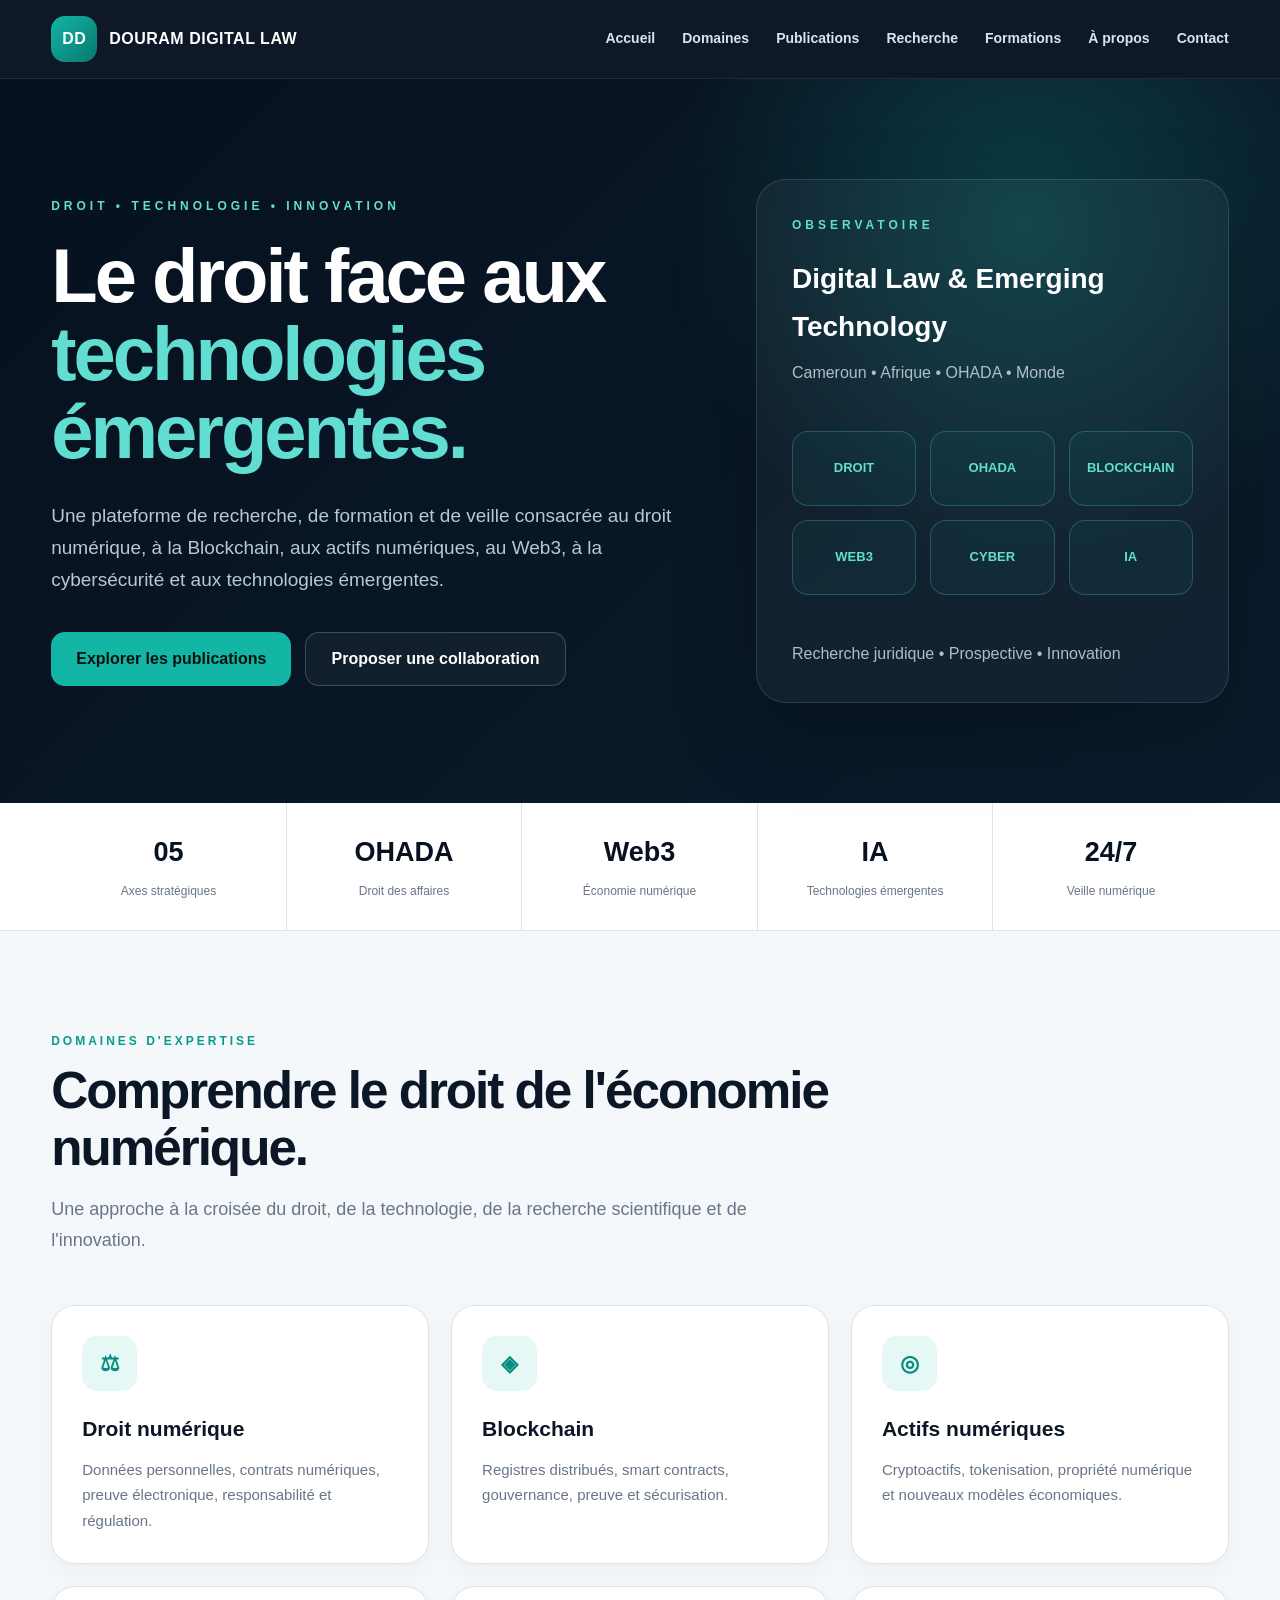
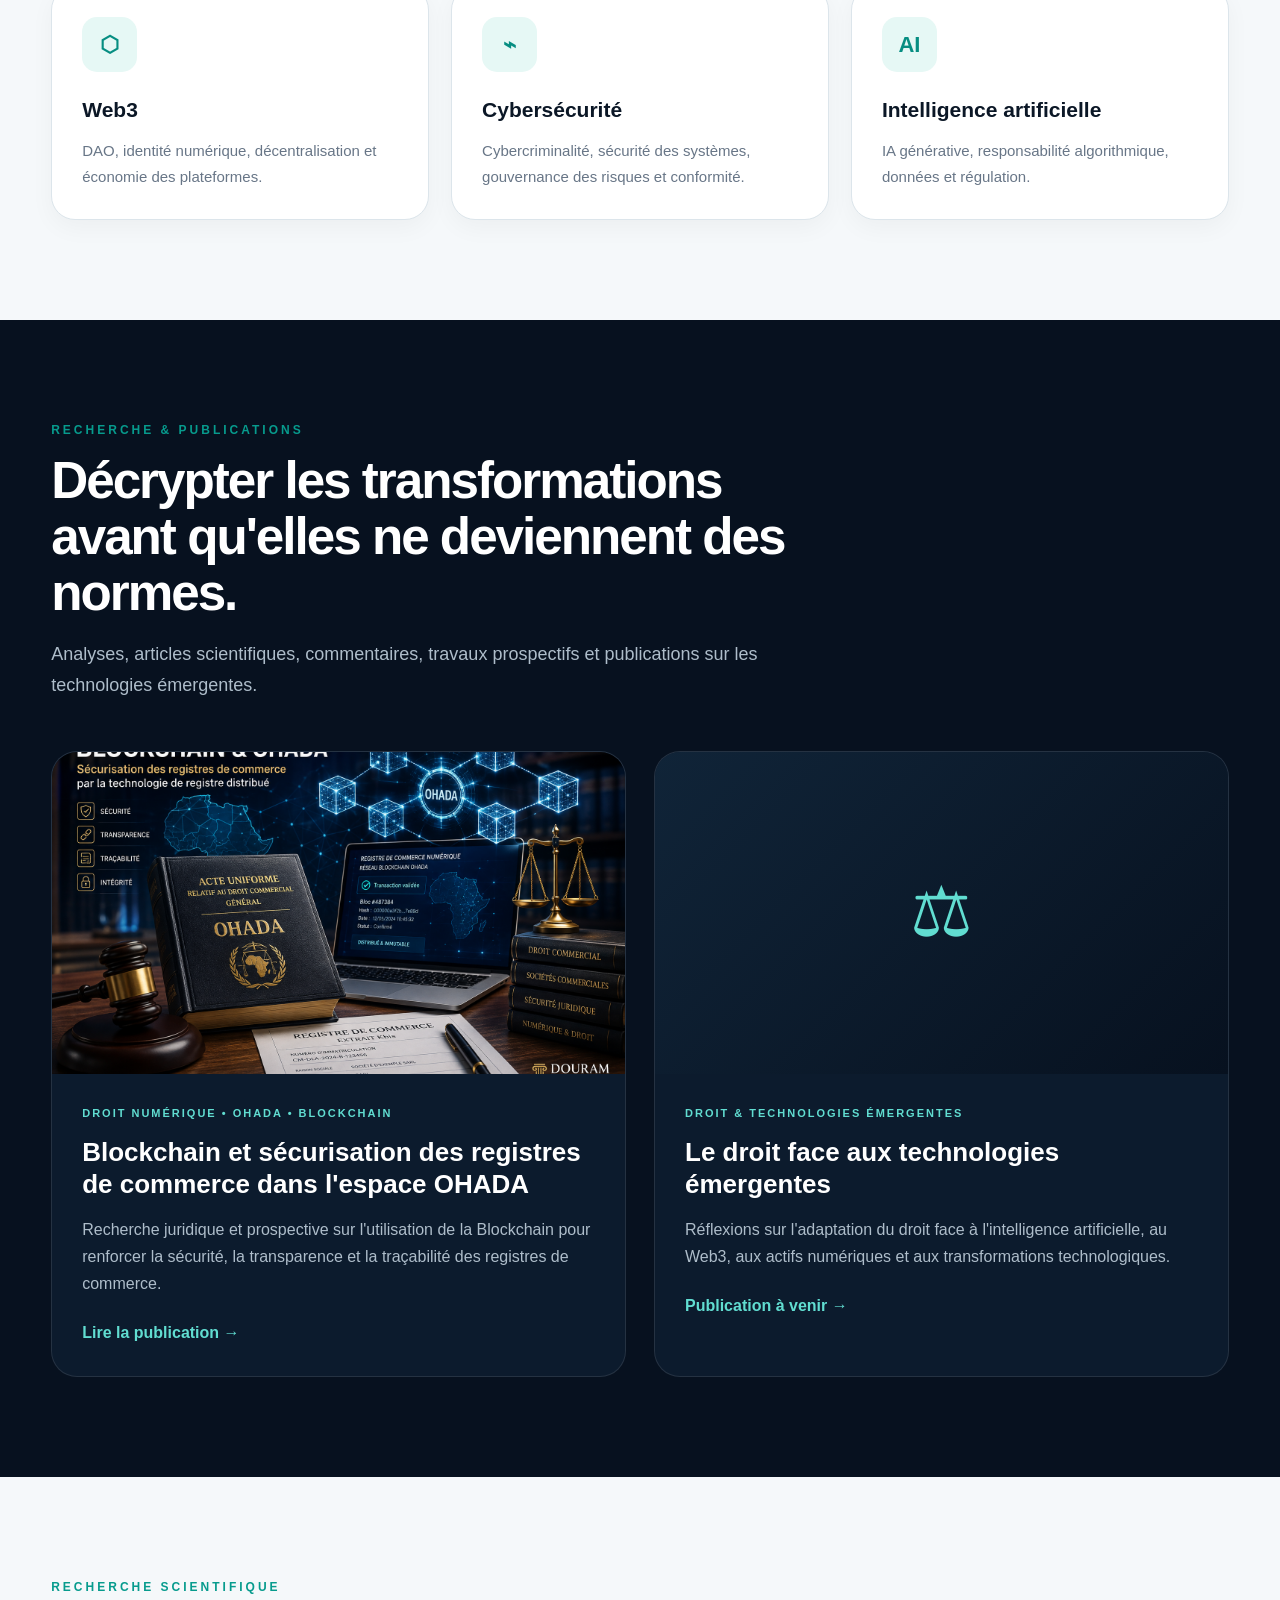
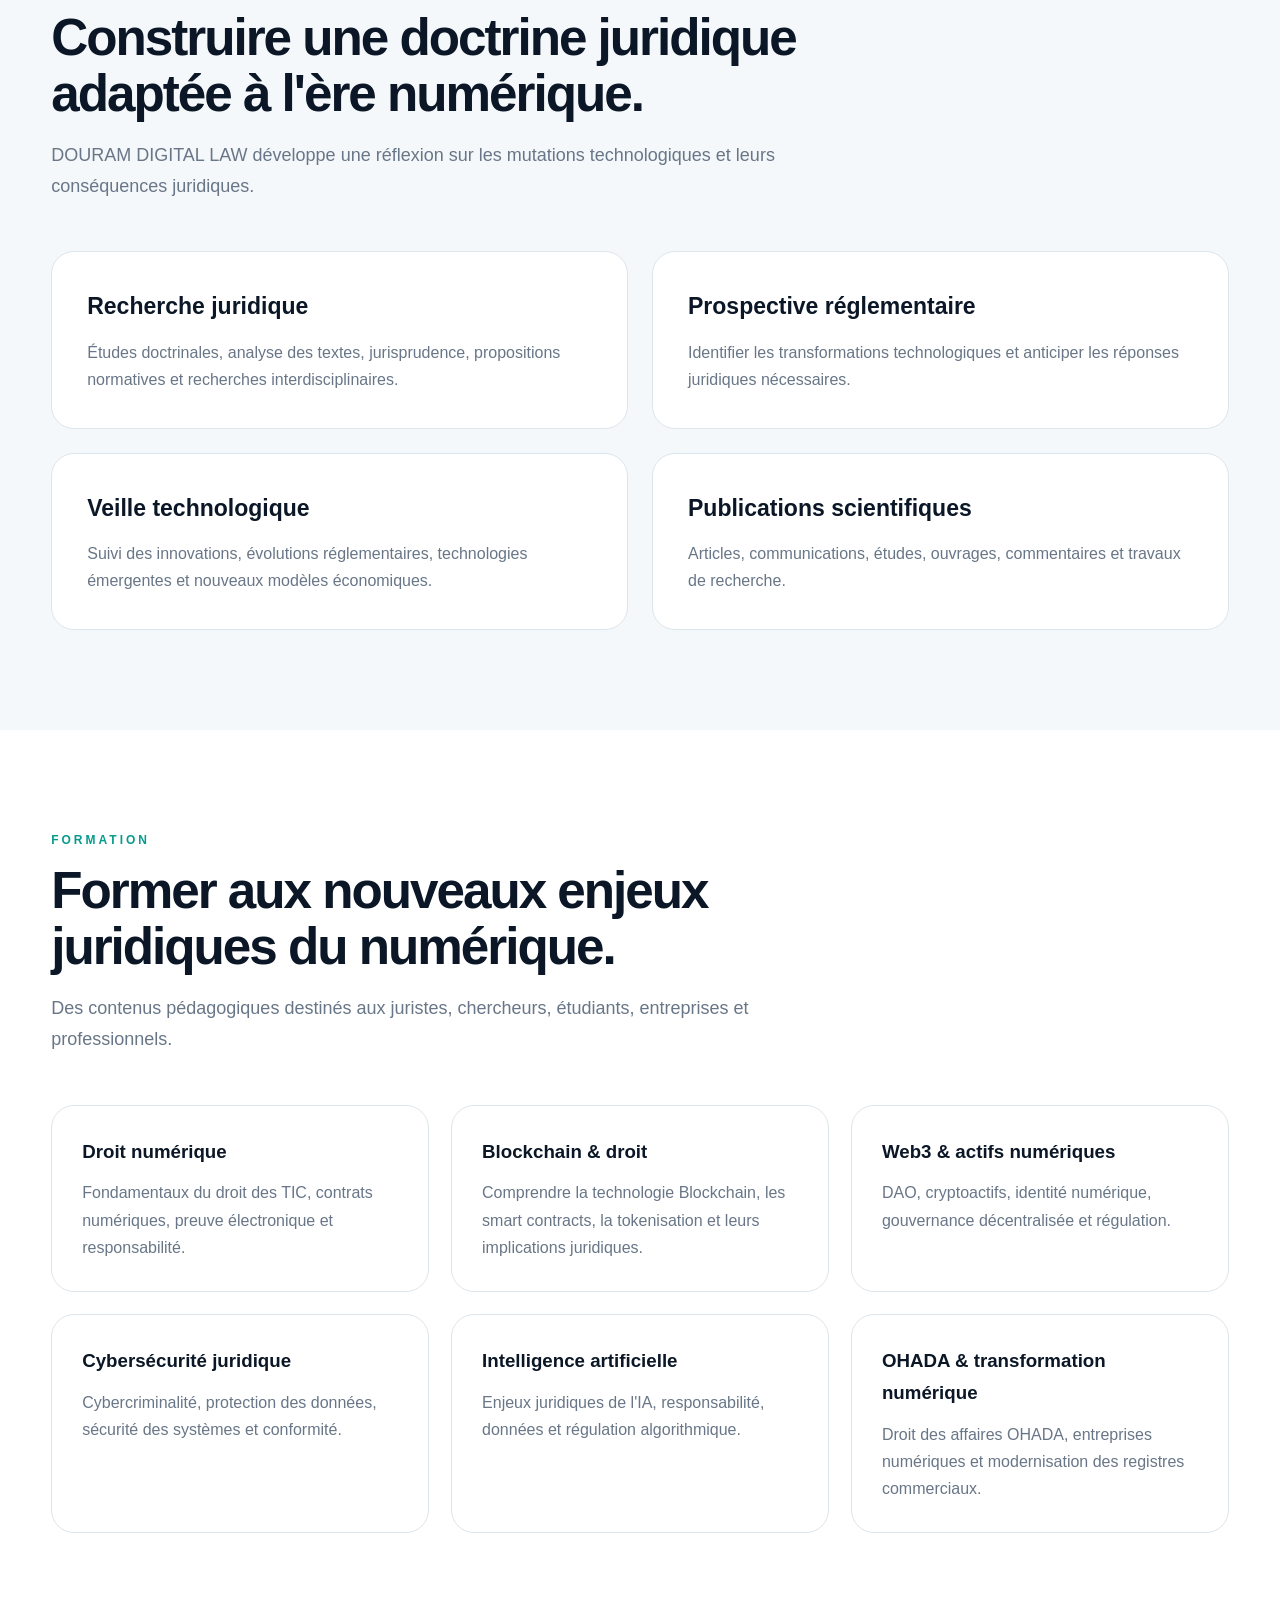
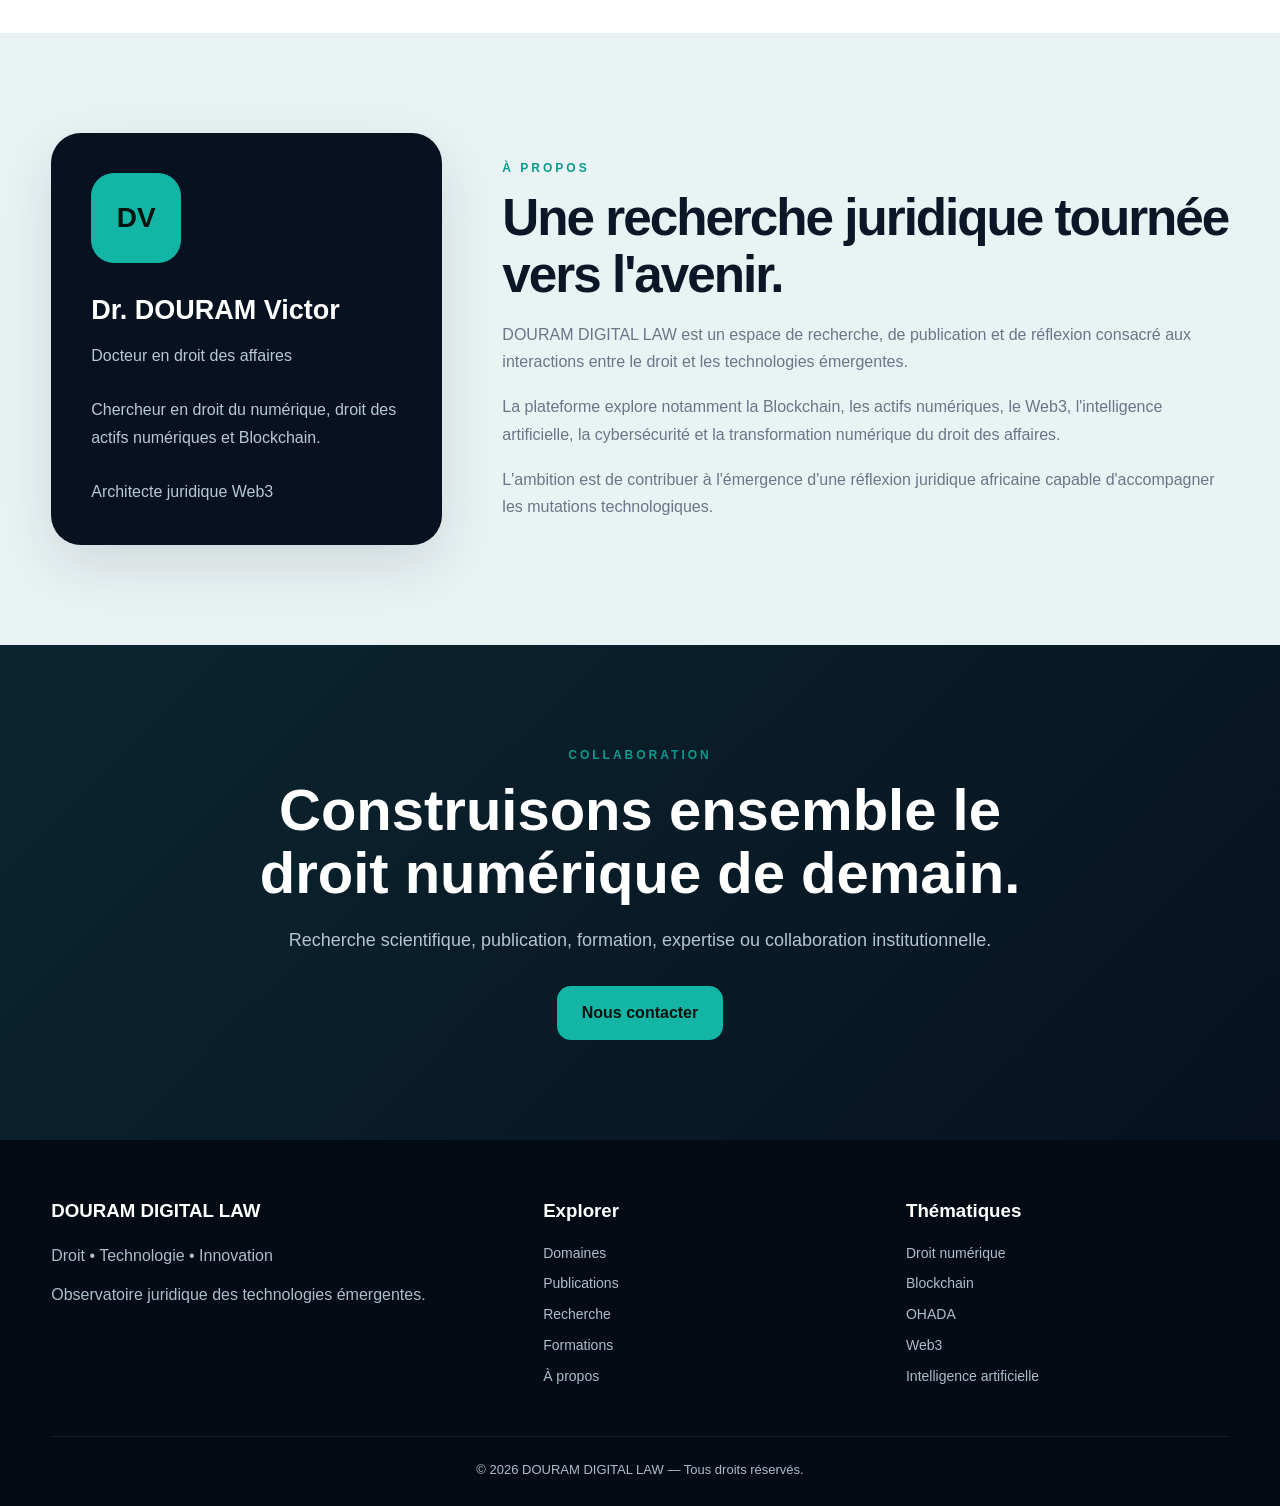
<file: index.html>
<!DOCTYPE html>
<html lang="fr">
<head>
<meta charset="UTF-8">
<meta name="viewport" content="width=device-width, initial-scale=1.0">

<title>DOURAM DIGITAL LAW | Droit numérique & technologies émergentes</title>

<meta name="description"
content="DOURAM DIGITAL LAW : recherche, publications, formation et veille sur le droit numérique, la Blockchain, l'OHADA, les actifs numériques, le Web3, la cybersécurité et l'intelligence artificielle.">

<meta name="theme-color" content="#07111f">

<style>

:root{
  --navy:#07111f;
  --navy2:#0c1b2d;
  --teal:#13b5a5;
  --teal-light:#61ddd1;
  --white:#ffffff;
  --bg:#f5f8fa;
  --text:#0b1726;
  --muted:#687687;
  --line:#dce5eb;
  --gold:#c9a45c;
  --shadow:0 20px 60px rgba(7,17,31,.12);
  --radius:24px;
  --max:1180px;
}

*{
  box-sizing:border-box;
  margin:0;
  padding:0;
}

html{
  scroll-behavior:smooth;
}

body{
  font-family:Arial,Helvetica,sans-serif;
  background:var(--bg);
  color:var(--text);
  line-height:1.7;
}

a{
  text-decoration:none;
  color:inherit;
}

img{
  max-width:100%;
  display:block;
}

.container{
  width:92%;
  max-width:var(--max);
  margin:auto;
}


/* =========================
   NAVIGATION
========================= */

.nav{
  position:sticky;
  top:0;
  z-index:999;
  background:rgba(7,17,31,.97);
  border-bottom:1px solid rgba(255,255,255,.08);
  backdrop-filter:blur(15px);
}

.nav-inner{
  min-height:78px;
  display:flex;
  align-items:center;
  justify-content:space-between;
}

.brand{
  display:flex;
  align-items:center;
  gap:12px;
  color:white;
  font-weight:800;
  letter-spacing:.5px;
}

.logo{
  width:46px;
  height:46px;
  border-radius:14px;
  background:linear-gradient(135deg,var(--teal),#08786f);
  display:flex;
  align-items:center;
  justify-content:center;
  color:white;
  font-weight:900;
}

.links{
  display:flex;
  gap:27px;
  align-items:center;
}

.links a{
  color:#d9e4ed;
  font-size:14px;
  font-weight:600;
  transition:.25s;
}

.links a:hover{
  color:var(--teal-light);
}

.menu{
  display:none;
  border:0;
  background:none;
  color:white;
  font-size:30px;
}


/* =========================
   HERO
========================= */

.hero{
  background:
    radial-gradient(circle at 80% 20%,rgba(19,181,165,.25),transparent 30%),
    linear-gradient(135deg,#07111f,#0a1b2b);
  color:white;
  padding:100px 0;
}

.hero-grid{
  display:grid;
  grid-template-columns:1.15fr .85fr;
  gap:65px;
  align-items:center;
}

.eyebrow{
  color:var(--teal-light);
  text-transform:uppercase;
  letter-spacing:4px;
  font-size:12px;
  font-weight:900;
  margin-bottom:20px;
}

.hero h1{
  font-size:clamp(45px,6vw,76px);
  line-height:1.03;
  letter-spacing:-3px;
  margin-bottom:28px;
}

.hero h1 span{
  color:var(--teal-light);
}

.hero-text{
  max-width:700px;
  color:#b9c8d5;
  font-size:19px;
  margin-bottom:35px;
}

.actions{
  display:flex;
  flex-wrap:wrap;
  gap:14px;
}

.btn{
  display:inline-flex;
  align-items:center;
  justify-content:center;
  min-height:54px;
  padding:0 25px;
  border-radius:14px;
  font-weight:800;
  transition:.25s;
}

.btn-primary{
  background:var(--teal);
  color:#04120f;
}

.btn-primary:hover{
  transform:translateY(-3px);
  box-shadow:0 15px 35px rgba(19,181,165,.3);
}

.btn-outline{
  color:white;
  border:1px solid rgba(255,255,255,.2);
  background:rgba(255,255,255,.04);
}

.btn-outline:hover{
  background:rgba(255,255,255,.1);
}


/* =========================
   HERO PANEL
========================= */

.hero-panel{
  min-height:390px;
  padding:35px;
  border-radius:30px;
  border:1px solid rgba(255,255,255,.12);
  background:rgba(255,255,255,.04);
  box-shadow:0 30px 80px rgba(0,0,0,.25);
}

.hero-panel h2{
  font-size:28px;
  margin-bottom:8px;
}

.hero-panel p{
  color:#aebdca;
}

.network{
  display:grid;
  grid-template-columns:repeat(3,1fr);
  gap:14px;
  margin:45px 0;
}

.node{
  height:75px;
  display:flex;
  align-items:center;
  justify-content:center;
  border-radius:16px;
  border:1px solid rgba(97,221,209,.25);
  background:rgba(19,181,165,.06);
  color:var(--teal-light);
  font-size:13px;
  font-weight:800;
}


/* =========================
   STATS
========================= */

.stats{
  background:white;
  border-bottom:1px solid var(--line);
}

.stats-grid{
  display:grid;
  grid-template-columns:repeat(5,1fr);
}

.stat{
  padding:27px 15px;
  text-align:center;
  border-right:1px solid var(--line);
}

.stat:last-child{
  border-right:0;
}

.stat strong{
  display:block;
  color:var(--navy);
  font-size:27px;
}

.stat span{
  color:var(--muted);
  font-size:12px;
}


/* =========================
   SECTIONS
========================= */

.section{
  padding:100px 0;
}

.section-head{
  max-width:780px;
  margin-bottom:50px;
}

.kicker{
  color:#079b8d;
  text-transform:uppercase;
  letter-spacing:3px;
  font-size:12px;
  font-weight:900;
  margin-bottom:12px;
}

.section h2{
  font-size:clamp(35px,4vw,54px);
  line-height:1.1;
  letter-spacing:-2px;
  margin-bottom:18px;
}

.intro{
  color:var(--muted);
  font-size:18px;
}


/* =========================
   DOMAINES
========================= */

.domain-grid{
  display:grid;
  grid-template-columns:repeat(3,1fr);
  gap:22px;
}

.domain-card{
  background:white;
  border:1px solid var(--line);
  border-radius:var(--radius);
  padding:30px;
  box-shadow:0 8px 25px rgba(7,17,31,.04);
  transition:.3s;
}

.domain-card:hover{
  transform:translateY(-7px);
  box-shadow:var(--shadow);
}

.icon{
  width:55px;
  height:55px;
  border-radius:15px;
  display:flex;
  align-items:center;
  justify-content:center;
  background:#e6f8f5;
  color:#078e82;
  font-size:22px;
  font-weight:900;
  margin-bottom:20px;
}

.domain-card h3{
  font-size:21px;
  margin-bottom:10px;
}

.domain-card p{
  color:var(--muted);
  font-size:15px;
}


/* =========================
   PUBLICATIONS
========================= */

.publications{
  background:var(--navy);
  color:white;
}

.publications .intro{
  color:#aebdca;
}

.publication-grid{
  display:grid;
  grid-template-columns:repeat(2,1fr);
  gap:28px;
}

.publication-card{
  overflow:hidden;
  background:#0c1b2d;
  border:1px solid rgba(255,255,255,.1);
  border-radius:26px;
  transition:.3s;
}

.publication-card:hover{
  transform:translateY(-6px);
  border-color:rgba(97,221,209,.35);
}

.publication-image{
  width:100%;
  aspect-ratio:16/9;
  object-fit:cover;
  background:#102438;
}

.publication-body{
  padding:30px;
}

.tag{
  color:var(--teal-light);
  text-transform:uppercase;
  letter-spacing:2px;
  font-size:11px;
  font-weight:900;
  margin-bottom:13px;
}

.publication-body h3{
  font-size:26px;
  line-height:1.25;
  margin-bottom:15px;
}

.publication-body p{
  color:#aebdca;
  margin-bottom:22px;
}

.read{
  color:var(--teal-light);
  font-weight:800;
}


/* =========================
   RECHERCHE
========================= */

.research-grid{
  display:grid;
  grid-template-columns:repeat(2,1fr);
  gap:24px;
}

.research-card{
  background:white;
  border:1px solid var(--line);
  border-radius:23px;
  padding:35px;
}

.research-card h3{
  font-size:23px;
  margin-bottom:12px;
}

.research-card p{
  color:var(--muted);
}


/* =========================
   PROFIL
========================= */

.profile{
  background:#eaf3f4;
}

.profile-grid{
  display:grid;
  grid-template-columns:.7fr 1.3fr;
  gap:60px;
  align-items:center;
}

.profile-box{
  padding:40px;
  background:var(--navy);
  color:white;
  border-radius:30px;
  box-shadow:var(--shadow);
}

.profile-initial{
  width:90px;
  height:90px;
  border-radius:23px;
  display:flex;
  align-items:center;
  justify-content:center;
  background:var(--teal);
  color:#04130f;
  font-size:28px;
  font-weight:900;
  margin-bottom:25px;
}

.profile-box h3{
  font-size:27px;
  margin-bottom:8px;
}

.profile-box p{
  color:#b9c8d5;
}

.profile-text p{
  color:var(--muted);
  margin-bottom:18px;
}


/* =========================
   FORMATION
========================= */

.formation{
  background:white;
}

.formation-grid{
  display:grid;
  grid-template-columns:repeat(3,1fr);
  gap:22px;
}

.formation-card{
  padding:30px;
  border:1px solid var(--line);
  border-radius:23px;
  background:#fff;
}

.formation-card h3{
  margin-bottom:12px;
}

.formation-card p{
  color:var(--muted);
}


/* =========================
   CONTACT
========================= */

.contact{
  background:linear-gradient(135deg,#0b2630,#07111f);
  color:white;
  padding:100px 0;
}

.contact-box{
  max-width:850px;
  margin:auto;
  text-align:center;
}

.contact h2{
  font-size:clamp(36px,5vw,58px);
  line-height:1.1;
  margin-bottom:20px;
}

.contact p{
  color:#b7c5d1;
  font-size:18px;
  margin-bottom:30px;
}


/* =========================
   FOOTER
========================= */

.footer{
  background:#040b14;
  color:#aebdca;
  padding:55px 0 25px;
}

.footer-grid{
  display:grid;
  grid-template-columns:1.4fr 1fr 1fr;
  gap:40px;
  margin-bottom:40px;
}

.footer h3{
  color:white;
  margin-bottom:15px;
}

.footer a{
  display:block;
  margin:7px 0;
  font-size:14px;
}

.footer a:hover{
  color:var(--teal-light);
}

.copyright{
  border-top:1px solid rgba(255,255,255,.08);
  padding-top:22px;
  text-align:center;
  font-size:13px;
}


/* =========================
   MOBILE
========================= */

@media(max-width:900px){

  .links{
    display:none;
    position:absolute;
    top:78px;
    left:4%;
    right:4%;
    padding:22px;
    background:#07111f;
    border-radius:18px;
    border:1px solid rgba(255,255,255,.1);
    flex-direction:column;
    align-items:flex-start;
  }

  .links.open{
    display:flex;
  }

  .menu{
    display:block;
  }

  .hero-grid,
  .profile-grid{
    grid-template-columns:1fr;
  }

  .domain-grid{
    grid-template-columns:1fr 1fr;
  }

  .stats-grid{
    grid-template-columns:repeat(2,1fr);
  }

  .publication-grid,
  .research-grid,
  .formation-grid{
    grid-template-columns:1fr;
  }

  .footer-grid{
    grid-template-columns:1fr;
  }
}


@media(max-width:600px){

  .hero{
    padding:70px 0;
  }

  .hero h1{
    font-size:45px;
    letter-spacing:-2px;
  }

  .hero-text{
    font-size:17px;
  }

  .domain-grid{
    grid-template-columns:1fr;
  }

  .network{
    grid-template-columns:1fr 1fr;
  }

  .section{
    padding:70px 0;
  }

  .btn{
    width:100%;
  }

}

</style>
</head>


<body>


<!-- =========================
     NAVIGATION
========================= -->

<header class="nav">

<div class="container nav-inner">

<a href="#accueil" class="brand">

<span class="logo">DD</span>

<span>DOURAM DIGITAL LAW</span>

</a>


<button class="menu" aria-label="Ouvrir le menu">
☰
</button>


<nav class="links">

<a href="#accueil">Accueil</a>

<a href="#domaines">Domaines</a>

<a href="#publications">Publications</a>

<a href="#recherche">Recherche</a>

<a href="#formations">Formations</a>

<a href="#apropos">À propos</a>

<a href="#contact">Contact</a>

</nav>

</div>

</header>



<!-- =========================
     HERO
========================= -->

<section id="accueil" class="hero">

<div class="container hero-grid">


<div>

<div class="eyebrow">
Droit • Technologie • Innovation
</div>


<h1>

Le droit face aux

<span>technologies émergentes.</span>

</h1>


<p class="hero-text">

Une plateforme de recherche, de formation et de veille
consacrée au droit numérique, à la Blockchain,
aux actifs numériques, au Web3, à la cybersécurité
et aux technologies émergentes.

</p>


<div class="actions">

<a href="#publications" class="btn btn-primary">
Explorer les publications
</a>

<a href="#contact" class="btn btn-outline">
Proposer une collaboration
</a>

</div>

</div>



<div class="hero-panel">

<div class="eyebrow">
OBSERVATOIRE
</div>

<h2>
Digital Law & Emerging Technology
</h2>

<p>
Cameroun • Afrique • OHADA • Monde
</p>


<div class="network">

<div class="node">DROIT</div>

<div class="node">OHADA</div>

<div class="node">BLOCKCHAIN</div>

<div class="node">WEB3</div>

<div class="node">CYBER</div>

<div class="node">IA</div>

</div>


<p>
Recherche juridique • Prospective • Innovation
</p>

</div>

</div>

</section>



<!-- =========================
     STATISTIQUES
========================= -->

<section class="stats">

<div class="container stats-grid">

<div class="stat">
<strong>05</strong>
<span>Axes stratégiques</span>
</div>

<div class="stat">
<strong>OHADA</strong>
<span>Droit des affaires</span>
</div>

<div class="stat">
<strong>Web3</strong>
<span>Économie numérique</span>
</div>

<div class="stat">
<strong>IA</strong>
<span>Technologies émergentes</span>
</div>

<div class="stat">
<strong>24/7</strong>
<span>Veille numérique</span>
</div>

</div>

</section>



<!-- =========================
     DOMAINES
========================= -->

<section id="domaines" class="section">

<div class="container">


<div class="section-head">

<div class="kicker">
Domaines d'expertise
</div>

<h2>
Comprendre le droit de l'économie numérique.
</h2>

<p class="intro">
Une approche à la croisée du droit, de la technologie,
de la recherche scientifique et de l'innovation.
</p>

</div>



<div class="domain-grid">


<div class="domain-card">

<div class="icon">⚖</div>

<h3>
Droit numérique
</h3>

<p>
Données personnelles, contrats numériques,
preuve électronique, responsabilité et régulation.
</p>

</div>



<div class="domain-card">

<div class="icon">◈</div>

<h3>
Blockchain
</h3>

<p>
Registres distribués, smart contracts,
gouvernance, preuve et sécurisation.
</p>

</div>



<div class="domain-card">

<div class="icon">◎</div>

<h3>
Actifs numériques
</h3>

<p>
Cryptoactifs, tokenisation, propriété numérique
et nouveaux modèles économiques.
</p>

</div>



<div class="domain-card">

<div class="icon">⬡</div>

<h3>
Web3
</h3>

<p>
DAO, identité numérique, décentralisation
et économie des plateformes.
</p>

</div>



<div class="domain-card">

<div class="icon">⌁</div>

<h3>
Cybersécurité
</h3>

<p>
Cybercriminalité, sécurité des systèmes,
gouvernance des risques et conformité.
</p>

</div>



<div class="domain-card">

<div class="icon">AI</div>

<h3>
Intelligence artificielle
</h3>

<p>
IA générative, responsabilité algorithmique,
données et régulation.
</p>

</div>


</div>

</div>

</section>



<!-- =========================
     PUBLICATIONS
========================= -->

<section id="publications" class="section publications">

<div class="container">


<div class="section-head">

<div class="kicker">
Recherche & Publications
</div>

<h2>
Décrypter les transformations avant qu'elles ne deviennent des normes.
</h2>

<p class="intro">
Analyses, articles scientifiques, commentaires,
travaux prospectifs et publications sur les technologies émergentes.
</p>

</div>



<div class="publication-grid">


<!-- PUBLICATION PRINCIPALE -->

<article class="publication-card">


<img
class="publication-image"
src="images/file_0000000046d881f4a9417ebfb7b901a0.png"
alt="Blockchain et sécurisation des registres de commerce dans l'espace OHADA"
>


<div class="publication-body">

<div class="tag">
Droit numérique • OHADA • Blockchain
</div>


<h3>
Blockchain et sécurisation des registres de commerce dans l'espace OHADA
</h3>


<p>
Recherche juridique et prospective sur l'utilisation
de la Blockchain pour renforcer la sécurité,
la transparence et la traçabilité des registres de commerce.
</p>


<a href="blockchain-ohada.html" class="read">
Lire la publication →
</a>

</div>

</article>



<!-- DEUXIÈME PUBLICATION -->

<article class="publication-card">


<div
class="publication-image"
style="
display:flex;
align-items:center;
justify-content:center;
font-size:70px;
color:#61ddd1;
background:linear-gradient(135deg,#102438,#07111f);
">

⚖

</div>


<div class="publication-body">

<div class="tag">
Droit & technologies émergentes
</div>


<h3>
Le droit face aux technologies émergentes
</h3>


<p>
Réflexions sur l'adaptation du droit face
à l'intelligence artificielle, au Web3,
aux actifs numériques et aux transformations technologiques.
</p>


<a href="#contact" class="read">
Publication à venir →
</a>

</div>

</article>


</div>

</div>

</section>



<!-- =========================
     RECHERCHE
========================= -->

<section id="recherche" class="section">

<div class="container">


<div class="section-head">

<div class="kicker">
Recherche scientifique
</div>

<h2>
Construire une doctrine juridique adaptée à l'ère numérique.
</h2>

<p class="intro">
DOURAM DIGITAL LAW développe une réflexion
sur les mutations technologiques et leurs conséquences juridiques.
</p>

</div>



<div class="research-grid">


<div class="research-card">

<h3>
Recherche juridique
</h3>

<p>
Études doctrinales, analyse des textes,
jurisprudence, propositions normatives
et recherches interdisciplinaires.
</p>

</div>



<div class="research-card">

<h3>
Prospective réglementaire
</h3>

<p>
Identifier les transformations technologiques
et anticiper les réponses juridiques nécessaires.
</p>

</div>



<div class="research-card">

<h3>
Veille technologique
</h3>

<p>
Suivi des innovations, évolutions réglementaires,
technologies émergentes et nouveaux modèles économiques.
</p>

</div>



<div class="research-card">

<h3>
Publications scientifiques
</h3>

<p>
Articles, communications, études,
ouvrages, commentaires et travaux de recherche.
</p>

</div>


</div>

</div>

</section>



<!-- =========================
     FORMATIONS
========================= -->

<section id="formations" class="section formation">

<div class="container">


<div class="section-head">

<div class="kicker">
Formation
</div>

<h2>
Former aux nouveaux enjeux juridiques du numérique.
</h2>

<p class="intro">
Des contenus pédagogiques destinés aux juristes,
chercheurs, étudiants, entreprises et professionnels.
</p>

</div>



<div class="formation-grid">


<div class="formation-card">

<h3>
Droit numérique
</h3>

<p>
Fondamentaux du droit des TIC,
contrats numériques, preuve électronique
et responsabilité.
</p>

</div>



<div class="formation-card">

<h3>
Blockchain & droit
</h3>

<p>
Comprendre la technologie Blockchain,
les smart contracts, la tokenisation
et leurs implications juridiques.
</p>

</div>



<div class="formation-card">

<h3>
Web3 & actifs numériques
</h3>

<p>
DAO, cryptoactifs, identité numérique,
gouvernance décentralisée et régulation.
</p>

</div>



<div class="formation-card">

<h3>
Cybersécurité juridique
</h3>

<p>
Cybercriminalité, protection des données,
sécurité des systèmes et conformité.
</p>

</div>



<div class="formation-card">

<h3>
Intelligence artificielle
</h3>

<p>
Enjeux juridiques de l'IA,
responsabilité, données et régulation algorithmique.
</p>

</div>



<div class="formation-card">

<h3>
OHADA & transformation numérique
</h3>

<p>
Droit des affaires OHADA,
entreprises numériques et modernisation
des registres commerciaux.
</p>

</div>


</div>

</div>

</section>



<!-- =========================
     À PROPOS
========================= -->

<section id="apropos" class="section profile">

<div class="container profile-grid">


<div class="profile-box">

<div class="profile-initial">
DV
</div>


<h3>
Dr. DOURAM Victor
</h3>

<p>
Docteur en droit des affaires
</p>

<br>

<p>
Chercheur en droit du numérique,
droit des actifs numériques et Blockchain.
</p>

<br>

<p>
Architecte juridique Web3
</p>

</div>



<div>

<div class="kicker">
À propos
</div>

<h2>
Une recherche juridique tournée vers l'avenir.
</h2>


<p style="color:#687687;margin-bottom:18px">

DOURAM DIGITAL LAW est un espace de recherche,
de publication et de réflexion consacré
aux interactions entre le droit et les technologies émergentes.

</p>


<p style="color:#687687;margin-bottom:18px">

La plateforme explore notamment la Blockchain,
les actifs numériques, le Web3,
l'intelligence artificielle,
la cybersécurité et la transformation numérique
du droit des affaires.

</p>


<p style="color:#687687">

L'ambition est de contribuer à l'émergence
d'une réflexion juridique africaine capable
d'accompagner les mutations technologiques.

</p>

</div>


</div>

</section>



<!-- =========================
     CONTACT
========================= -->

<section id="contact" class="contact">

<div class="container contact-box">


<div class="kicker">
Collaboration
</div>


<h2>
Construisons ensemble le droit numérique de demain.
</h2>


<p>
Recherche scientifique, publication, formation,
expertise ou collaboration institutionnelle.
</p>


<div class="actions" style="justify-content:center">

<a
href="mailto:contact@douramdigital.law"
class="btn btn-primary">

Nous contacter

</a>

</div>

</div>

</section>



<!-- =========================
     FOOTER
========================= -->

<footer class="footer">

<div class="container footer-grid">


<div>

<h3>
DOURAM DIGITAL LAW
</h3>

<p>
Droit • Technologie • Innovation
</p>

<p style="margin-top:12px">
Observatoire juridique des technologies émergentes.
</p>

</div>



<div>

<h3>
Explorer
</h3>

<a href="#domaines">Domaines</a>

<a href="#publications">Publications</a>

<a href="#recherche">Recherche</a>

<a href="#formations">Formations</a>

<a href="#apropos">À propos</a>

</div>



<div>

<h3>
Thématiques
</h3>

<a href="#domaines">Droit numérique</a>

<a href="#domaines">Blockchain</a>

<a href="#domaines">OHADA</a>

<a href="#domaines">Web3</a>

<a href="#domaines">Intelligence artificielle</a>

</div>


</div>


<div class="container copyright">

© 2026 DOURAM DIGITAL LAW — Tous droits réservés.

</div>

</footer>



<!-- =========================
     JAVASCRIPT
========================= -->

<script>

const menu = document.querySelector(".menu");

const links = document.querySelector(".links");


menu.addEventListener("click",function(){

links.classList.toggle("open");

});


document.querySelectorAll(".links a").forEach(function(link){

link.addEventListener("click",function(){

links.classList.remove("open");

});

});

</script>


</body>
</html>
</file>
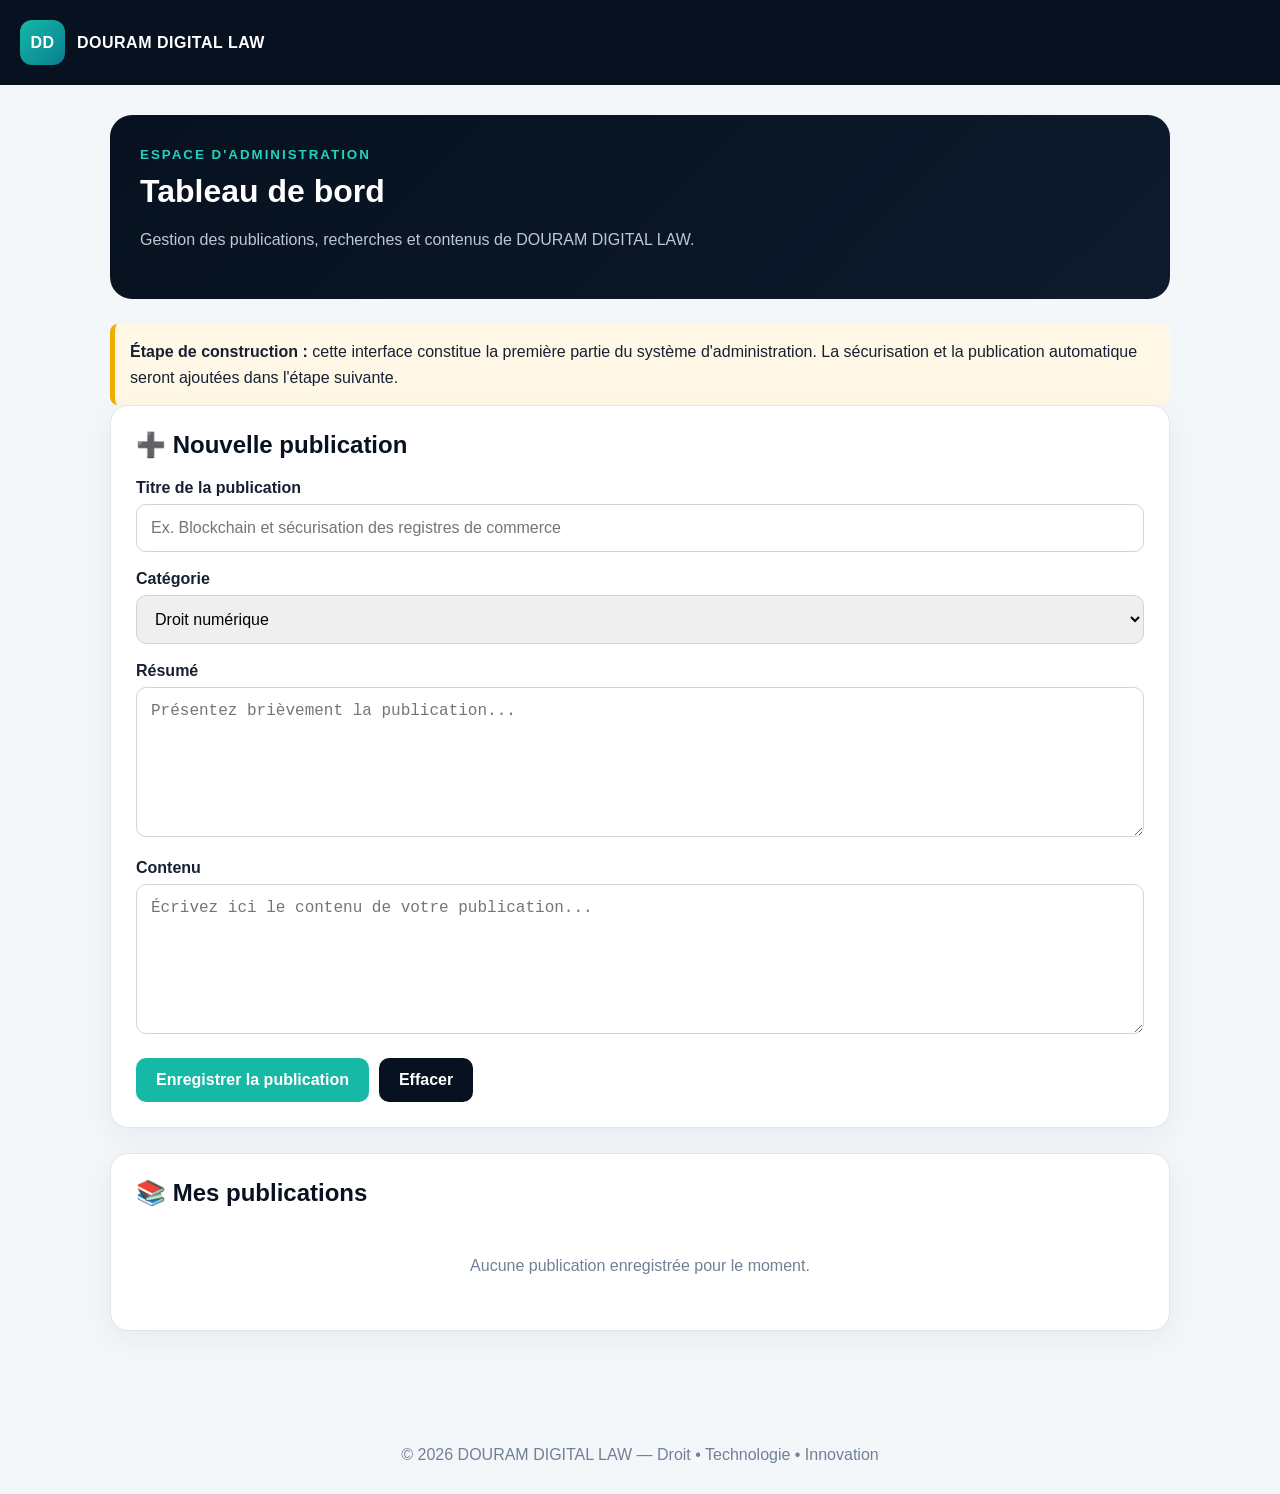
<file: admin.html>
<!DOCTYPE html>
<html lang="fr">
<head>
<meta charset="UTF-8">
<meta name="viewport" content="width=device-width, initial-scale=1.0">

<title>Administration | DOURAM DIGITAL LAW</title>

<style>
:root{
  --navy:#07111f;
  --navy2:#0d1b2d;
  --teal:#16b8a6;
  --teal2:#20d4bd;
  --white:#ffffff;
  --muted:#9eacbd;
  --line:#24354a;
  --bg:#f4f7fa;
  --danger:#dc3545;
}

*{
  box-sizing:border-box;
}

body{
  margin:0;
  font-family:Inter,Arial,sans-serif;
  background:var(--bg);
  color:#172033;
}

header{
  background:var(--navy);
  color:white;
  padding:20px;
  display:flex;
  align-items:center;
  justify-content:space-between;
}

.logo{
  display:flex;
  align-items:center;
  gap:12px;
  font-weight:800;
  letter-spacing:.5px;
}

.logo-mark{
  width:45px;
  height:45px;
  border-radius:12px;
  background:linear-gradient(135deg,var(--teal),#087f8f);
  display:flex;
  align-items:center;
  justify-content:center;
  font-weight:900;
}

.container{
  max-width:1100px;
  margin:auto;
  padding:30px 20px 60px;
}

.hero{
  background:linear-gradient(135deg,var(--navy),var(--navy2));
  color:white;
  border-radius:22px;
  padding:30px;
  margin-bottom:25px;
}

.hero small{
  color:var(--teal2);
  font-weight:800;
  letter-spacing:2px;
}

.hero h1{
  margin:10px 0;
  font-size:32px;
}

.hero p{
  color:#bdc8d6;
  line-height:1.7;
}

.card{
  background:white;
  border:1px solid #e0e6ed;
  border-radius:18px;
  padding:25px;
  margin-bottom:25px;
  box-shadow:0 8px 30px rgba(7,17,31,.06);
}

.card h2{
  margin-top:0;
  color:var(--navy);
}

label{
  display:block;
  margin:18px 0 7px;
  font-weight:700;
}

input,textarea,select{
  width:100%;
  padding:14px;
  border:1px solid #ccd5df;
  border-radius:10px;
  font-size:16px;
  outline:none;
}

input:focus,textarea:focus,select:focus{
  border-color:var(--teal);
}

textarea{
  min-height:150px;
  resize:vertical;
}

button{
  border:0;
  border-radius:10px;
  padding:13px 20px;
  font-size:16px;
  font-weight:800;
  cursor:pointer;
}

.primary{
  background:var(--teal);
  color:white;
}

.primary:hover{
  background:#109c8e;
}

.secondary{
  background:var(--navy);
  color:white;
}

.danger{
  background:var(--danger);
  color:white;
}

.actions{
  display:flex;
  gap:10px;
  flex-wrap:wrap;
  margin-top:20px;
}

.publication{
  border:1px solid #dfe5eb;
  border-radius:14px;
  padding:18px;
  margin-top:15px;
}

.publication h3{
  margin:0 0 8px;
  color:var(--navy);
}

.badge{
  display:inline-block;
  background:#e4faf7;
  color:#087f74;
  padding:5px 9px;
  border-radius:20px;
  font-size:12px;
  font-weight:800;
}

.empty{
  color:#718096;
  text-align:center;
  padding:30px;
}

.notice{
  background:#fff8e6;
  border-left:5px solid #f0ad00;
  padding:15px;
  border-radius:8px;
  line-height:1.6;
}

footer{
  text-align:center;
  padding:30px;
  color:#718096;
}

@media(max-width:650px){
  .hero h1{
    font-size:25px;
  }

  .container{
    padding:20px 14px 40px;
  }

  .card{
    padding:18px;
  }
}
</style>
</head>

<body>

<header>
  <div class="logo">
    <div class="logo-mark">DD</div>
    <span>DOURAM DIGITAL LAW</span>
  </div>
</header>

<main class="container">

<section class="hero">
  <small>ESPACE D'ADMINISTRATION</small>
  <h1>Tableau de bord</h1>
  <p>
    Gestion des publications, recherches et contenus de
    DOURAM DIGITAL LAW.
  </p>
</section>

<div class="notice">
  <strong>Étape de construction :</strong>
  cette interface constitue la première partie du système
  d'administration. La sécurisation et la publication automatique
  seront ajoutées dans l'étape suivante.
</div>

<section class="card">
  <h2>➕ Nouvelle publication</h2>

  <label for="title">Titre de la publication</label>
  <input
    id="title"
    type="text"
    placeholder="Ex. Blockchain et sécurisation des registres de commerce"
  >

  <label for="category">Catégorie</label>
  <select id="category">
    <option>Droit numérique</option>
    <option>Blockchain</option>
    <option>OHADA</option>
    <option>Web3</option>
    <option>Cybersécurité</option>
    <option>Intelligence artificielle</option>
    <option>Informatique quantique</option>
    <option>Recherche juridique</option>
  </select>

  <label for="description">Résumé</label>
  <textarea
    id="description"
    placeholder="Présentez brièvement la publication..."
  ></textarea>

  <label for="content">Contenu</label>
  <textarea
    id="content"
    placeholder="Écrivez ici le contenu de votre publication..."
  ></textarea>

  <div class="actions">
    <button class="primary" onclick="savePublication()">
      Enregistrer la publication
    </button>

    <button class="secondary" onclick="clearForm()">
      Effacer
    </button>
  </div>
</section>

<section class="card">
  <h2>📚 Mes publications</h2>

  <div id="publicationList">
    <div class="empty">
      Aucune publication enregistrée pour le moment.
    </div>
  </div>
</section>

</main>

<footer>
  © 2026 DOURAM DIGITAL LAW — Droit • Technologie • Innovation
</footer>

<script>

function getPublications(){
  return JSON.parse(
    localStorage.getItem("douram_publications") || "[]"
  );
}

function savePublication(){

  const title =
    document.getElementById("title").value.trim();

  const category =
    document.getElementById("category").value;

  const description =
    document.getElementById("description").value.trim();

  const content =
    document.getElementById("content").value.trim();

  if(!title || !description || !content){
    alert("Veuillez remplir le titre, le résumé et le contenu.");
    return;
  }

  const publications = getPublications();

  publications.unshift({
    id:Date.now(),
    title:title,
    category:category,
    description:description,
    content:content,
    date:new Date().toLocaleDateString("fr-FR")
  });

  localStorage.setItem(
    "douram_publications",
    JSON.stringify(publications)
  );

  clearForm();

  displayPublications();

  alert("Publication enregistrée avec succès.");
}

function displayPublications(){

  const publications = getPublications();

  const container =
    document.getElementById("publicationList");

  if(publications.length === 0){

    container.innerHTML = `
      <div class="empty">
        Aucune publication enregistrée pour le moment.
      </div>
    `;

    return;
  }

  container.innerHTML = publications.map(pub => `

    <article class="publication">

      <span class="badge">
        ${escapeHTML(pub.category)}
      </span>

      <h3>
        ${escapeHTML(pub.title)}
      </h3>

      <p>
        ${escapeHTML(pub.description)}
      </p>

      <small>
        Publié le ${escapeHTML(pub.date)}
      </small>

      <div class="actions">

        <button
          class="danger"
          onclick="deletePublication(${pub.id})">
          Supprimer
        </button>

      </div>

    </article>

  `).join("");
}

function deletePublication(id){

  if(!confirm("Voulez-vous vraiment supprimer cette publication ?")){
    return;
  }

  let publications = getPublications();

  publications =
    publications.filter(pub => pub.id !== id);

  localStorage.setItem(
    "douram_publications",
    JSON.stringify(publications)
  );

  displayPublications();
}

function clearForm(){

  document.getElementById("title").value="";
  document.getElementById("description").value="";
  document.getElementById("content").value="";

}

function escapeHTML(text){

  return text
    .replace(/&/g,"&amp;")
    .replace(/</g,"&lt;")
    .replace(/>/g,"&gt;")
    .replace(/"/g,"&quot;")
    .replace(/'/g,"&#039;");

}

displayPublications();

</script>

</body>
</html>
</file>
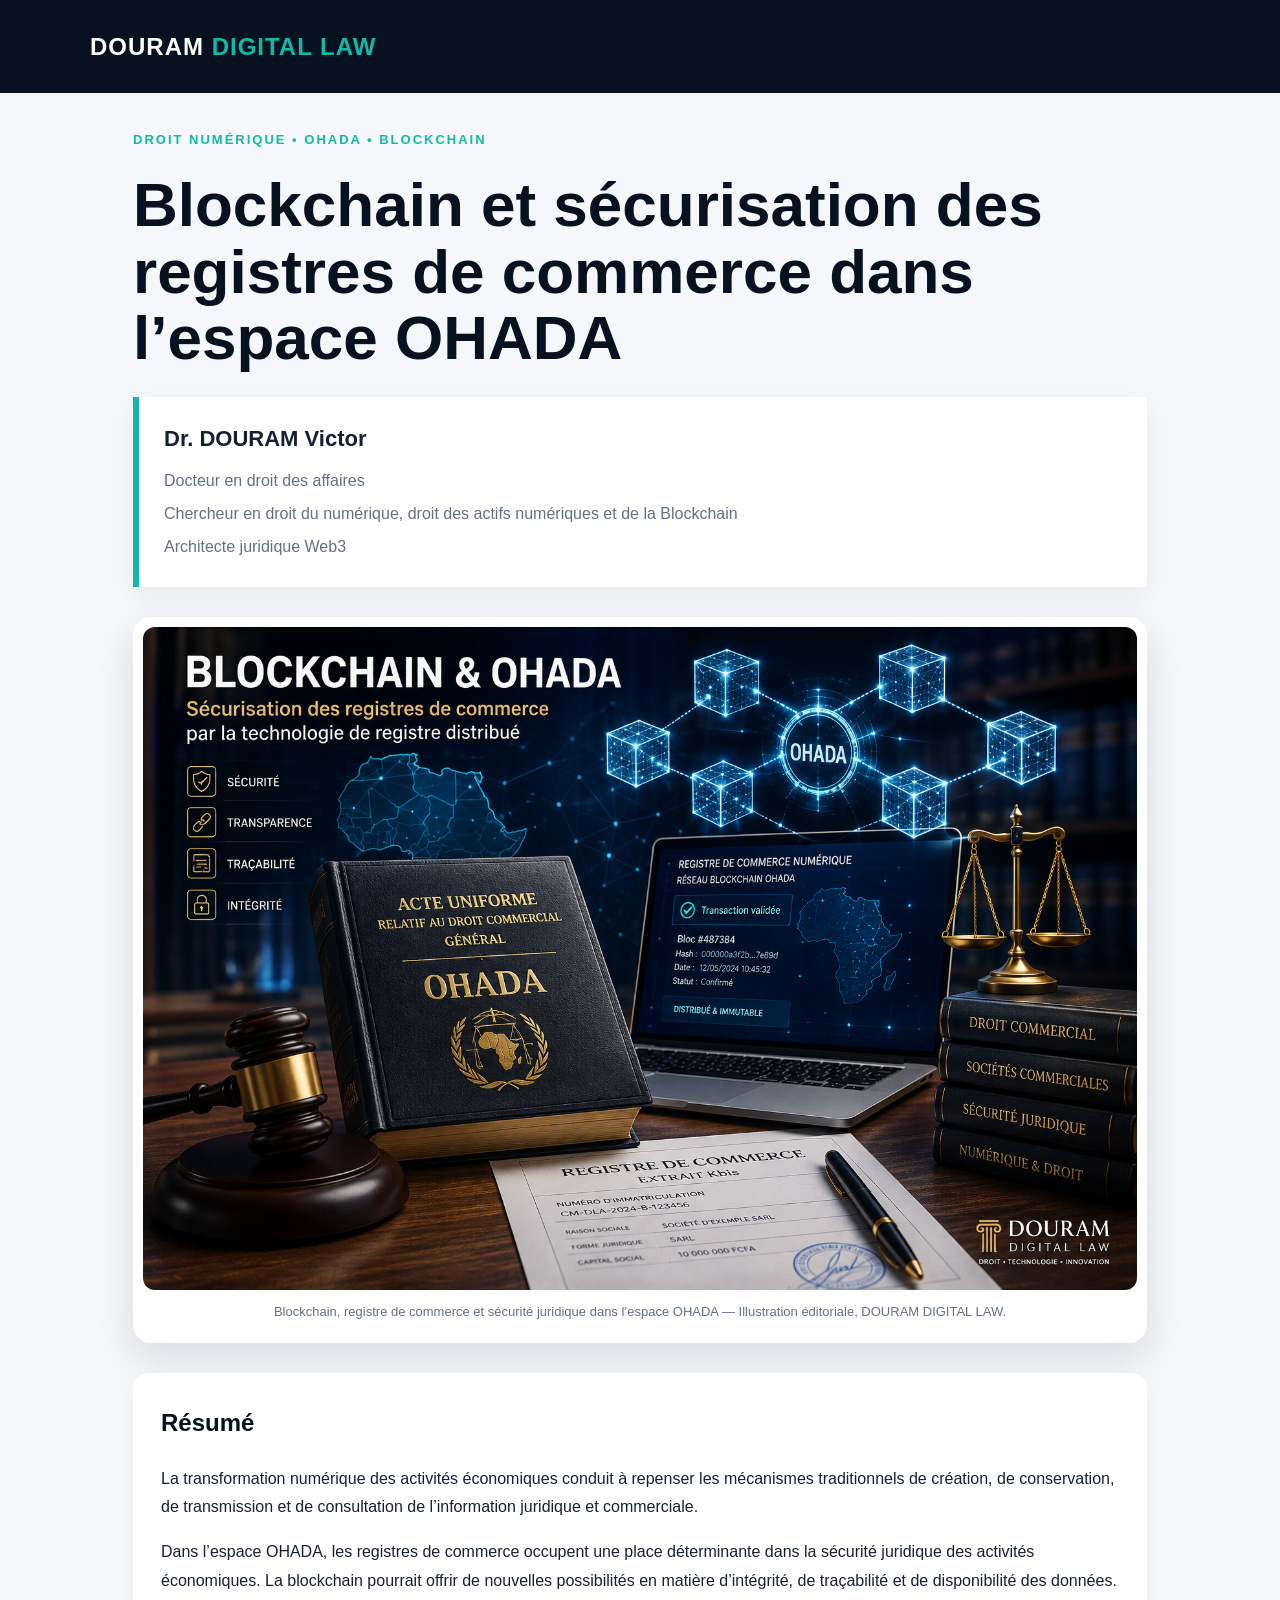
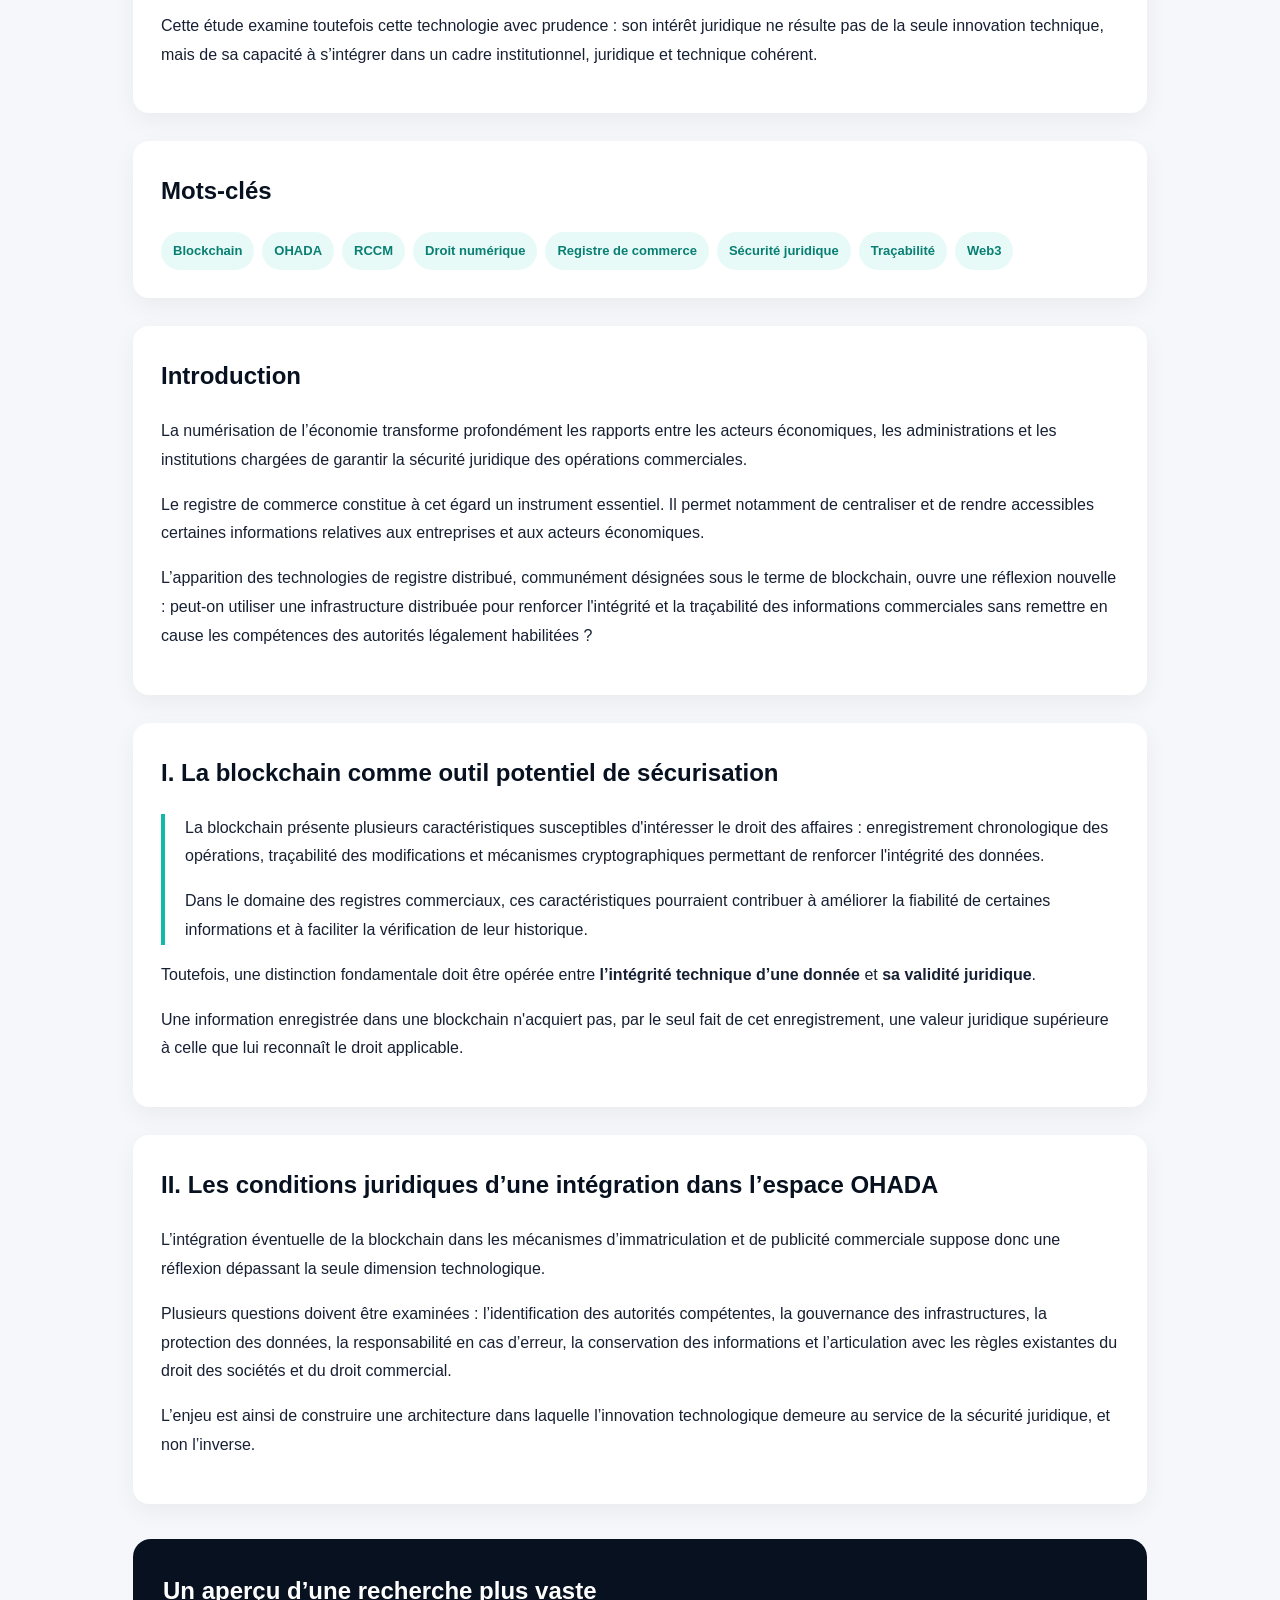
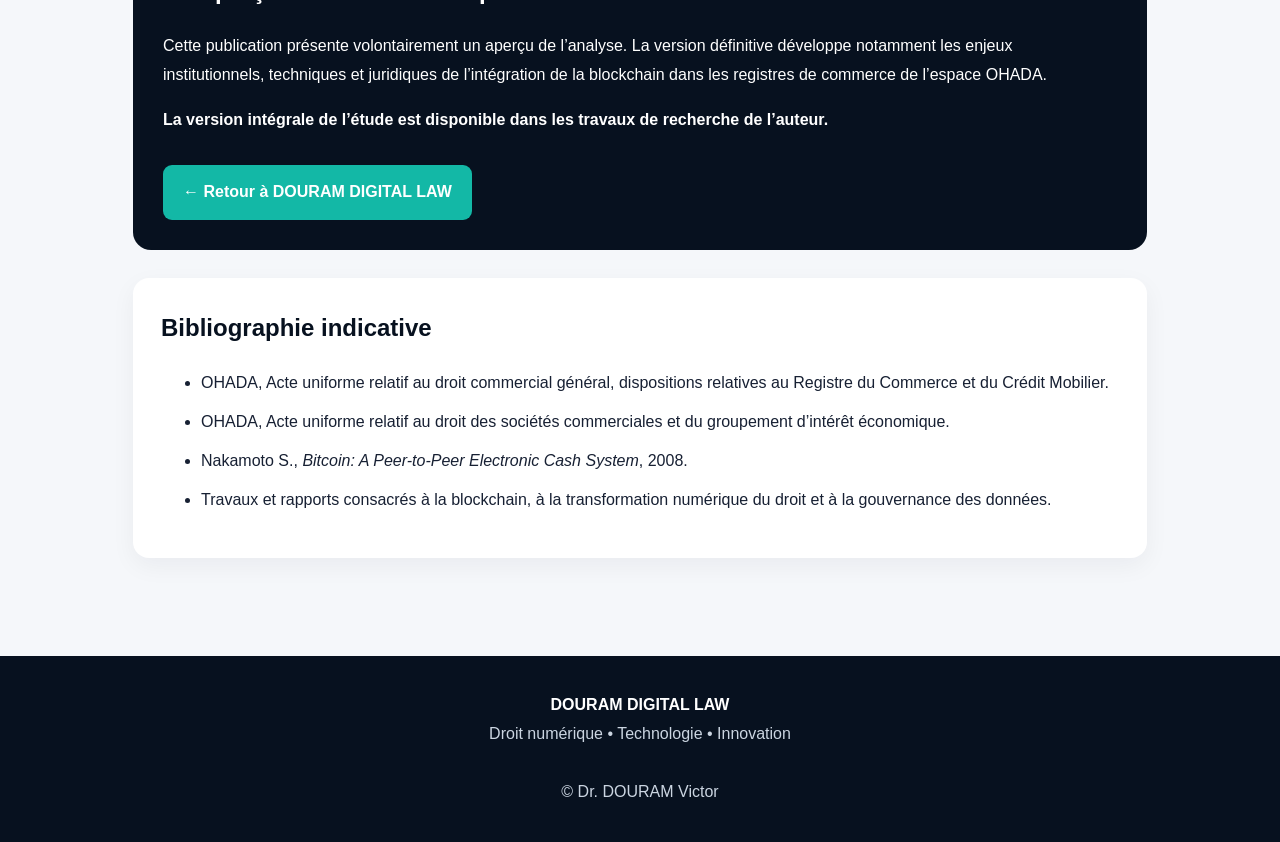
<file: blockchain-ohada.html>
<!DOCTYPE html>
<html lang="fr">
<head>
<meta charset="UTF-8">
<meta name="viewport" content="width=device-width, initial-scale=1.0">

<title>Blockchain et sécurisation des registres de commerce dans l’espace OHADA | Dr. DOURAM Victor</title>

<meta name="description"
content="Étude juridique et prospective de Dr. DOURAM Victor sur l’utilisation de la blockchain pour renforcer la sécurité, la traçabilité et la fiabilité des registres de commerce dans l’espace OHADA.">

<style>
:root{
    --navy:#07111f;
    --teal:#13b8a6;
    --light:#f5f7fa;
    --white:#ffffff;
    --text:#172033;
    --muted:#647084;
    --line:#dfe5ec;
}

*{
    box-sizing:border-box;
}

body{
    margin:0;
    font-family:Arial, Helvetica, sans-serif;
    background:var(--light);
    color:var(--text);
    line-height:1.8;
}

header{
    background:var(--navy);
    color:white;
    padding:25px 20px;
}

.header-inner{
    max-width:1100px;
    margin:auto;
}

.logo{
    font-size:24px;
    font-weight:800;
    letter-spacing:1px;
}

.logo span{
    color:var(--teal);
}

main{
    max-width:1050px;
    margin:auto;
    padding:35px 18px 70px;
}

.breadcrumb{
    color:var(--teal);
    font-weight:700;
    letter-spacing:2px;
    text-transform:uppercase;
    font-size:13px;
    margin-bottom:20px;
}

h1{
    font-size:clamp(34px,6vw,62px);
    line-height:1.08;
    margin:10px 0 25px;
    color:var(--navy);
}

.author{
    background:white;
    border-left:6px solid var(--teal);
    padding:22px 25px;
    margin-bottom:30px;
    box-shadow:0 10px 30px rgba(7,17,31,.06);
}

.author strong{
    display:block;
    font-size:22px;
    margin-bottom:8px;
}

.author p{
    margin:4px 0;
    color:var(--muted);
}

.article-image{
    margin:30px 0;
    background:white;
    padding:10px;
    border-radius:18px;
    box-shadow:0 15px 40px rgba(7,17,31,.12);
}

.article-image img{
    width:100%;
    display:block;
    border-radius:12px;
}

.caption{
    text-align:center;
    color:var(--muted);
    font-size:13px;
    padding:10px;
}

.card{
    background:white;
    padding:28px;
    margin:28px 0;
    border-radius:16px;
    box-shadow:0 8px 25px rgba(7,17,31,.05);
}

.card h2{
    color:var(--navy);
    margin-top:0;
}

.keywords{
    display:flex;
    flex-wrap:wrap;
    gap:8px;
}

.keyword{
    background:#e8faf7;
    color:#087f72;
    padding:7px 12px;
    border-radius:30px;
    font-size:13px;
    font-weight:700;
}

.extrait{
    border-left:4px solid var(--teal);
    padding-left:20px;
}

.locked{
    background:var(--navy);
    color:white;
    padding:30px;
    border-radius:18px;
    margin-top:35px;
}

.locked h2{
    margin-top:0;
    color:white;
}

.btn{
    display:inline-block;
    margin-top:15px;
    padding:13px 20px;
    background:var(--teal);
    color:white;
    text-decoration:none;
    border-radius:9px;
    font-weight:700;
}

.bibliography li{
    margin-bottom:10px;
}

footer{
    background:var(--navy);
    color:#cbd5e1;
    padding:35px 20px;
    text-align:center;
}

footer strong{
    color:white;
}

@media(max-width:600px){
    main{
        padding:25px 14px 50px;
    }

    .card{
        padding:21px;
    }

    h1{
        font-size:38px;
    }
}
</style>
</head>

<body>

<header>
    <div class="header-inner">
        <div class="logo">
            DOURAM <span>DIGITAL LAW</span>
        </div>
    </div>
</header>

<main>

    <div class="breadcrumb">
        Droit numérique • OHADA • Blockchain
    </div>

    <h1>
        Blockchain et sécurisation des registres de commerce dans l’espace OHADA
    </h1>

    <section class="author">
        <strong>Dr. DOURAM Victor</strong>
        <p>Docteur en droit des affaires</p>
        <p>Chercheur en droit du numérique, droit des actifs numériques et de la Blockchain</p>
        <p>Architecte juridique Web3</p>
    </section>

    <figure class="article-image">
        <img
            src="images/file_0000000046d881f4a9417ebfb7b901a0.png"
            alt="Blockchain et sécurisation des registres de commerce dans l’espace OHADA">
        <figcaption class="caption">
            Blockchain, registre de commerce et sécurité juridique dans l’espace OHADA —
            Illustration éditoriale, DOURAM DIGITAL LAW.
        </figcaption>
    </figure>

    <section class="card">
        <h2>Résumé</h2>

        <p>
            La transformation numérique des activités économiques conduit à repenser
            les mécanismes traditionnels de création, de conservation, de transmission
            et de consultation de l’information juridique et commerciale.
        </p>

        <p>
            Dans l’espace OHADA, les registres de commerce occupent une place
            déterminante dans la sécurité juridique des activités économiques.
            La blockchain pourrait offrir de nouvelles possibilités en matière
            d’intégrité, de traçabilité et de disponibilité des données.
        </p>

        <p>
            Cette étude examine toutefois cette technologie avec prudence :
            son intérêt juridique ne résulte pas de la seule innovation technique,
            mais de sa capacité à s’intégrer dans un cadre institutionnel,
            juridique et technique cohérent.
        </p>
    </section>

    <section class="card">
        <h2>Mots-clés</h2>

        <div class="keywords">
            <span class="keyword">Blockchain</span>
            <span class="keyword">OHADA</span>
            <span class="keyword">RCCM</span>
            <span class="keyword">Droit numérique</span>
            <span class="keyword">Registre de commerce</span>
            <span class="keyword">Sécurité juridique</span>
            <span class="keyword">Traçabilité</span>
            <span class="keyword">Web3</span>
        </div>
    </section>

    <section class="card">
        <h2>Introduction</h2>

        <p>
            La numérisation de l’économie transforme profondément les rapports
            entre les acteurs économiques, les administrations et les institutions
            chargées de garantir la sécurité juridique des opérations commerciales.
        </p>

        <p>
            Le registre de commerce constitue à cet égard un instrument essentiel.
            Il permet notamment de centraliser et de rendre accessibles certaines
            informations relatives aux entreprises et aux acteurs économiques.
        </p>

        <p>
            L’apparition des technologies de registre distribué, communément
            désignées sous le terme de blockchain, ouvre une réflexion nouvelle :
            peut-on utiliser une infrastructure distribuée pour renforcer
            l'intégrité et la traçabilité des informations commerciales sans
            remettre en cause les compétences des autorités légalement habilitées ?
        </p>
    </section>

    <section class="card">
        <h2>I. La blockchain comme outil potentiel de sécurisation</h2>

        <div class="extrait">

            <p>
                La blockchain présente plusieurs caractéristiques susceptibles
                d'intéresser le droit des affaires : enregistrement chronologique
                des opérations, traçabilité des modifications et mécanismes
                cryptographiques permettant de renforcer l'intégrité des données.
            </p>

            <p>
                Dans le domaine des registres commerciaux, ces caractéristiques
                pourraient contribuer à améliorer la fiabilité de certaines
                informations et à faciliter la vérification de leur historique.
            </p>

        </div>

        <p>
            Toutefois, une distinction fondamentale doit être opérée entre
            <strong>l’intégrité technique d’une donnée</strong> et
            <strong>sa validité juridique</strong>.
        </p>

        <p>
            Une information enregistrée dans une blockchain n'acquiert pas,
            par le seul fait de cet enregistrement, une valeur juridique
            supérieure à celle que lui reconnaît le droit applicable.
        </p>
    </section>

    <section class="card">
        <h2>II. Les conditions juridiques d’une intégration dans l’espace OHADA</h2>

        <p>
            L’intégration éventuelle de la blockchain dans les mécanismes
            d’immatriculation et de publicité commerciale suppose donc une
            réflexion dépassant la seule dimension technologique.
        </p>

        <p>
            Plusieurs questions doivent être examinées : l’identification
            des autorités compétentes, la gouvernance des infrastructures,
            la protection des données, la responsabilité en cas d’erreur,
            la conservation des informations et l’articulation avec les
            règles existantes du droit des sociétés et du droit commercial.
        </p>

        <p>
            L’enjeu est ainsi de construire une architecture dans laquelle
            l’innovation technologique demeure au service de la sécurité
            juridique, et non l’inverse.
        </p>
    </section>

    <section class="locked">
        <h2>Un aperçu d’une recherche plus vaste</h2>

        <p>
            Cette publication présente volontairement un aperçu de l’analyse.
            La version définitive développe notamment les enjeux institutionnels,
            techniques et juridiques de l’intégration de la blockchain dans
            les registres de commerce de l’espace OHADA.
        </p>

        <p>
            <strong>
                La version intégrale de l’étude est disponible dans les travaux
                de recherche de l’auteur.
            </strong>
        </p>

        <a class="btn" href="index.html">
            ← Retour à DOURAM DIGITAL LAW
        </a>
    </section>

    <section class="card bibliography">
        <h2>Bibliographie indicative</h2>

        <ul>
            <li>
                OHADA, Acte uniforme relatif au droit commercial général,
                dispositions relatives au Registre du Commerce et du Crédit Mobilier.
            </li>

            <li>
                OHADA, Acte uniforme relatif au droit des sociétés commerciales
                et du groupement d’intérêt économique.
            </li>

            <li>
                Nakamoto S., <em>Bitcoin: A Peer-to-Peer Electronic Cash System</em>,
                2008.
            </li>

            <li>
                Travaux et rapports consacrés à la blockchain, à la transformation
                numérique du droit et à la gouvernance des données.
            </li>
        </ul>
    </section>

</main>

<footer>
    <strong>DOURAM DIGITAL LAW</strong>
    <br>
    Droit numérique • Technologie • Innovation
    <br><br>
    © Dr. DOURAM Victor
</footer>

</body>
    </html>
</file>
